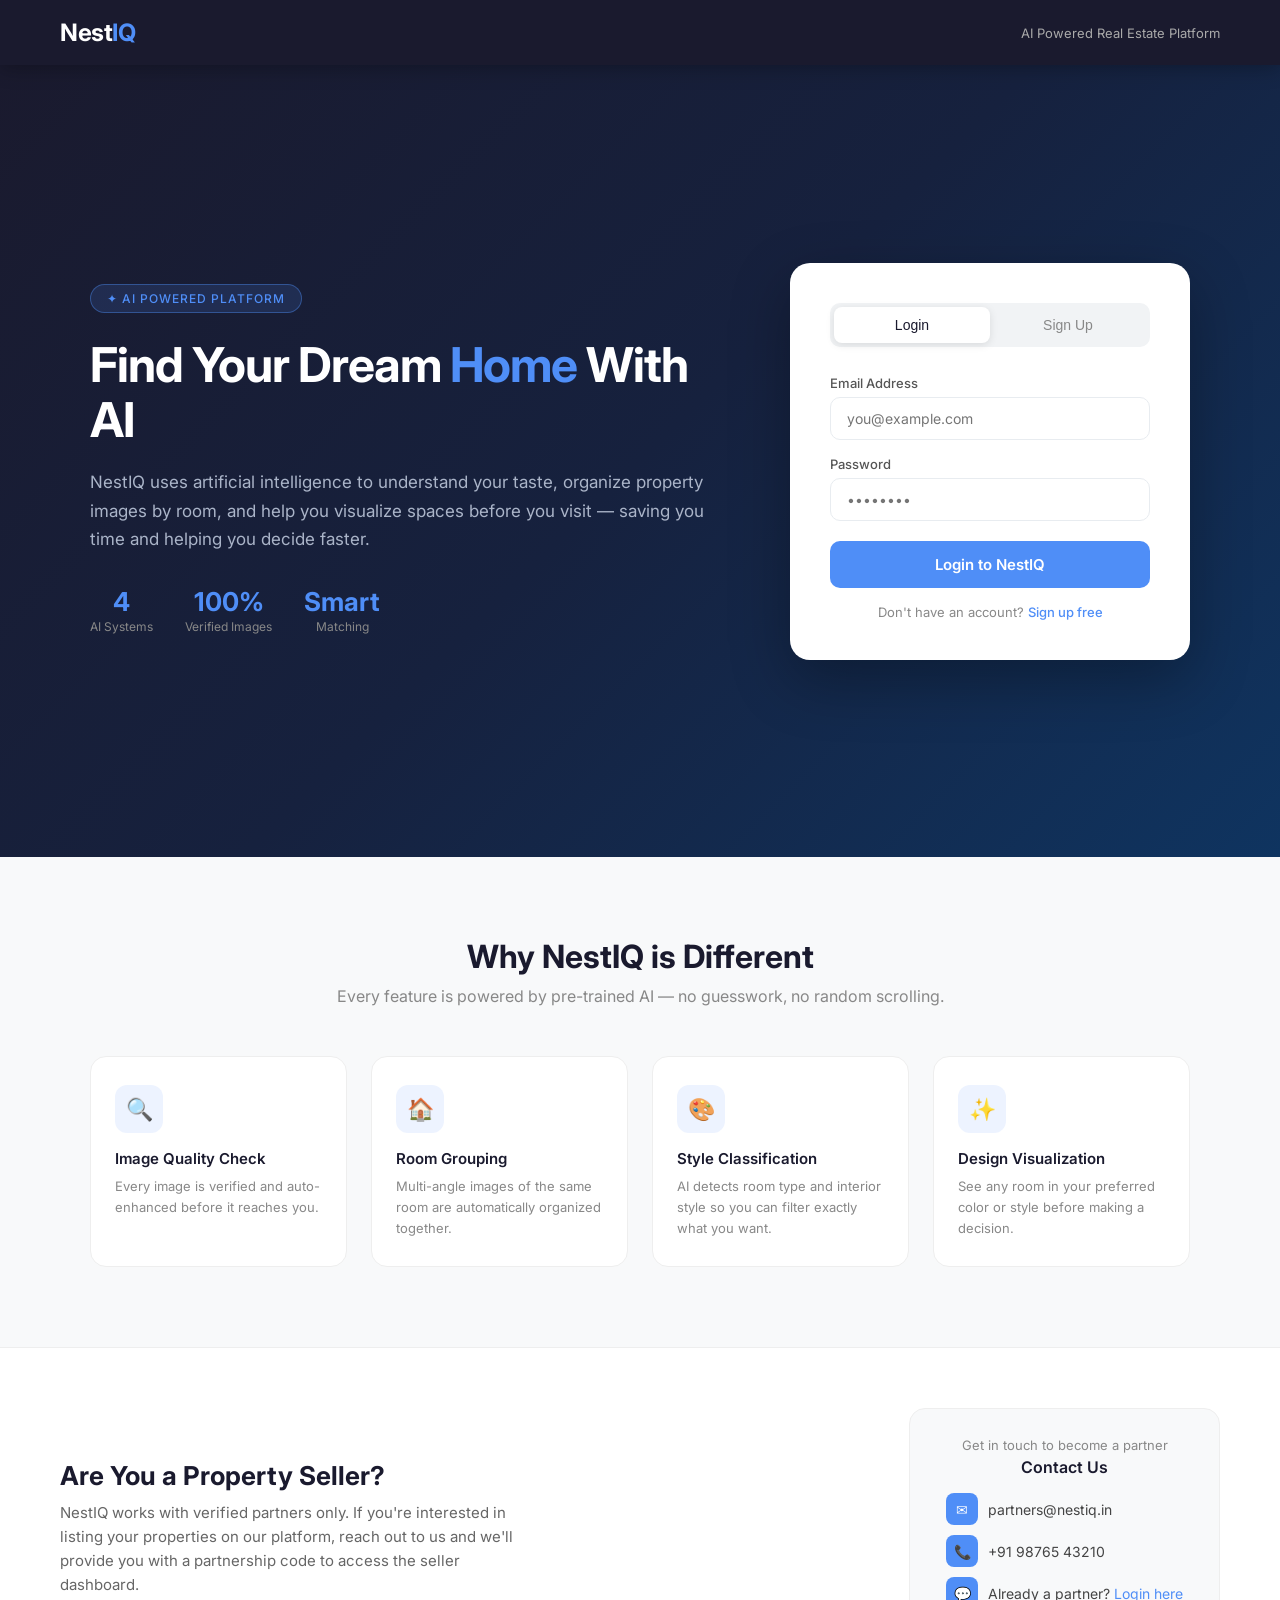
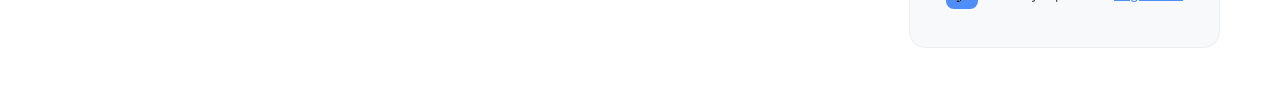
<file: templates/index.html>
<!DOCTYPE html>
<html lang="en">
<head>
    <meta charset="UTF-8">
    <meta name="viewport" content="width=device-width, initial-scale=1.0">
    <title>NestIQ — AI Powered Real Estate</title>
    <link href="https://fonts.googleapis.com/css2?family=Inter:wght@300;400;500;600;700&display=swap" rel="stylesheet">
    <style>
        * { margin: 0; padding: 0; box-sizing: border-box; }

        body {
            font-family: 'Inter', sans-serif;
            background: #f8f9fa;
            color: #1a1a2e;
        }

        /* NAVBAR */
        nav {
            background: #1a1a2e;
            padding: 18px 60px;
            display: flex;
            justify-content: space-between;
            align-items: center;
            position: sticky;
            top: 0;
            z-index: 100;
            box-shadow: 0 2px 20px rgba(0,0,0,0.3);
        }

        .logo {
            font-size: 24px;
            font-weight: 700;
            color: #fff;
            letter-spacing: -0.5px;
        }

        .logo span {
            color: #4f8ef7;
        }

        nav p {
            color: #aaa;
            font-size: 13px;
        }

        /* HERO */
        .hero {
            background: linear-gradient(135deg, #1a1a2e 0%, #16213e 50%, #0f3460 100%);
            min-height: 88vh;
            display: flex;
            align-items: center;
            justify-content: center;
            padding: 60px 20px;
        }

        .hero-content {
            display: flex;
            gap: 80px;
            align-items: center;
            max-width: 1100px;
            width: 100%;
        }

        .hero-text {
            flex: 1;
            color: #fff;
        }

        .hero-badge {
            display: inline-block;
            background: rgba(79, 142, 247, 0.15);
            border: 1px solid rgba(79, 142, 247, 0.4);
            color: #4f8ef7;
            padding: 6px 16px;
            border-radius: 20px;
            font-size: 12px;
            font-weight: 500;
            letter-spacing: 1px;
            text-transform: uppercase;
            margin-bottom: 24px;
        }

        .hero-text h1 {
            font-size: 48px;
            font-weight: 700;
            line-height: 1.15;
            margin-bottom: 20px;
            letter-spacing: -1px;
        }

        .hero-text h1 span {
            color: #4f8ef7;
        }

        .hero-text p {
            font-size: 17px;
            color: #aab4c8;
            line-height: 1.7;
            margin-bottom: 32px;
        }

        .hero-stats {
            display: flex;
            gap: 32px;
        }

        .stat {
            text-align: center;
        }

        .stat h3 {
            font-size: 26px;
            font-weight: 700;
            color: #4f8ef7;
        }

        .stat p {
            font-size: 12px;
            color: #888;
            margin: 0;
        }

        /* LOGIN CARD */
        .login-card {
            background: #fff;
            border-radius: 20px;
            padding: 40px;
            width: 400px;
            box-shadow: 0 20px 60px rgba(0,0,0,0.3);
            flex-shrink: 0;
        }

        .tab-switcher {
            display: flex;
            background: #f1f3f5;
            border-radius: 10px;
            padding: 4px;
            margin-bottom: 28px;
        }

        .tab-btn {
            flex: 1;
            padding: 10px;
            border: none;
            background: none;
            border-radius: 8px;
            font-size: 14px;
            font-weight: 500;
            cursor: pointer;
            color: #888;
            transition: all 0.2s;
        }

        .tab-btn.active {
            background: #fff;
            color: #1a1a2e;
            box-shadow: 0 2px 8px rgba(0,0,0,0.1);
        }

        .form-group {
            margin-bottom: 16px;
        }

        .form-group label {
            display: block;
            font-size: 13px;
            font-weight: 500;
            color: #555;
            margin-bottom: 6px;
        }

        .form-group input {
            width: 100%;
            padding: 12px 16px;
            border: 1.5px solid #e8ecf0;
            border-radius: 10px;
            font-size: 14px;
            font-family: 'Inter', sans-serif;
            transition: border 0.2s;
            outline: none;
            color: #1a1a2e;
        }

        .form-group input:focus {
            border-color: #4f8ef7;
        }

        .btn-primary {
            width: 100%;
            padding: 14px;
            background: #4f8ef7;
            color: #fff;
            border: none;
            border-radius: 10px;
            font-size: 15px;
            font-weight: 600;
            cursor: pointer;
            transition: all 0.2s;
            font-family: 'Inter', sans-serif;
            margin-top: 4px;
        }

        .btn-primary:hover {
            background: #3a7be0;
            transform: translateY(-1px);
            box-shadow: 0 6px 20px rgba(79,142,247,0.35);
        }

        .divider {
            text-align: center;
            color: #bbb;
            font-size: 13px;
            margin: 18px 0;
            position: relative;
        }

        .divider::before, .divider::after {
            content: '';
            position: absolute;
            top: 50%;
            width: 40%;
            height: 1px;
            background: #eee;
        }

        .divider::before { left: 0; }
        .divider::after { right: 0; }

        .switch-link {
            text-align: center;
            font-size: 13px;
            color: #888;
            margin-top: 16px;
        }

        .switch-link a {
            color: #4f8ef7;
            text-decoration: none;
            font-weight: 500;
        }

        /* SELLER SECTION */
        .seller-section {
            background: #fff;
            padding: 60px;
            display: flex;
            justify-content: space-between;
            align-items: center;
            border-top: 1px solid #eee;
            gap: 40px;
        }

        .seller-text h2 {
            font-size: 26px;
            font-weight: 700;
            color: #1a1a2e;
            margin-bottom: 10px;
        }

        .seller-text p {
            color: #666;
            font-size: 15px;
            line-height: 1.6;
            max-width: 480px;
        }

        .seller-contact {
            background: #f8f9fa;
            border-radius: 16px;
            padding: 28px 36px;
            text-align: center;
            border: 1px solid #eee;
            flex-shrink: 0;
        }

        .seller-contact p {
            font-size: 13px;
            color: #888;
            margin-bottom: 4px;
        }

        .seller-contact h3 {
            font-size: 16px;
            font-weight: 600;
            color: #1a1a2e;
            margin-bottom: 16px;
        }

        .contact-item {
            display: flex;
            align-items: center;
            gap: 10px;
            margin-bottom: 10px;
            font-size: 14px;
            color: #444;
        }

        .contact-icon {
            width: 32px;
            height: 32px;
            background: #4f8ef7;
            border-radius: 8px;
            display: flex;
            align-items: center;
            justify-content: center;
            color: #fff;
            font-size: 14px;
            flex-shrink: 0;
        }

        /* FEATURES */
        .features {
            padding: 80px 60px;
            background: #f8f9fa;
            text-align: center;
        }

        .features h2 {
            font-size: 32px;
            font-weight: 700;
            color: #1a1a2e;
            margin-bottom: 10px;
        }

        .features > p {
            color: #888;
            margin-bottom: 50px;
            font-size: 16px;
        }

        .features-grid {
            display: grid;
            grid-template-columns: repeat(4, 1fr);
            gap: 24px;
            max-width: 1100px;
            margin: 0 auto;
        }

        .feature-card {
            background: #fff;
            border-radius: 16px;
            padding: 28px 24px;
            text-align: left;
            border: 1px solid #eee;
            transition: all 0.2s;
        }

        .feature-card:hover {
            transform: translateY(-4px);
            box-shadow: 0 12px 30px rgba(0,0,0,0.08);
        }

        .feature-icon {
            width: 48px;
            height: 48px;
            background: rgba(79, 142, 247, 0.1);
            border-radius: 12px;
            display: flex;
            align-items: center;
            justify-content: center;
            font-size: 22px;
            margin-bottom: 16px;
        }

        .feature-card h3 {
            font-size: 15px;
            font-weight: 600;
            color: #1a1a2e;
            margin-bottom: 8px;
        }

        .feature-card p {
            font-size: 13px;
            color: #888;
            line-height: 1.6;
        }

        /* ERROR/SUCCESS */
        .alert {
            padding: 12px 16px;
            border-radius: 8px;
            font-size: 13px;
            margin-bottom: 16px;
            display: none;
        }

        .alert.error { background: #fff0f0; color: #e53e3e; border: 1px solid #fed7d7; }
        .alert.success { background: #f0fff4; color: #276749; border: 1px solid #c6f6d5; }

        .form-panel { display: none; }
        .form-panel.active { display: block; }

        @media (max-width: 900px) {
            .hero-content { flex-direction: column; gap: 40px; }
            .login-card { width: 100%; }
            .features-grid { grid-template-columns: repeat(2, 1fr); }
            .seller-section { flex-direction: column; }
            nav { padding: 18px 24px; }
            .hero-text h1 { font-size: 32px; }
        }
    </style>
</head>
<body>

<!-- NAVBAR -->
<nav>
    <div class="logo">Nest<span>IQ</span></div>
    <p>AI Powered Real Estate Platform</p>
</nav>

<!-- HERO -->
<section class="hero">
    <div class="hero-content">
        <div class="hero-text">
            <div class="hero-badge">✦ AI Powered Platform</div>
            <h1>Find Your Dream <span>Home</span> With AI</h1>
            <p>NestIQ uses artificial intelligence to understand your taste,
            organize property images by room, and help you visualize spaces
            before you visit — saving you time and helping you decide faster.</p>
            <div class="hero-stats">
                <div class="stat"><h3>4</h3><p>AI Systems</p></div>
                <div class="stat"><h3>100%</h3><p>Verified Images</p></div>
                <div class="stat"><h3>Smart</h3><p>Matching</p></div>
            </div>
        </div>

        <!-- LOGIN CARD -->
        <div class="login-card">
            <div class="tab-switcher">
                <button class="tab-btn active" onclick="switchTab('login')">Login</button>
                <button class="tab-btn" onclick="switchTab('signup')">Sign Up</button>
            </div>

            <div id="alert" class="alert"></div>

            <!-- LOGIN FORM -->
            <div id="loginPanel" class="form-panel active">
                <div class="form-group">
                    <label>Email Address</label>
                    <input type="email" id="loginEmail" placeholder="you@example.com">
                </div>
                <div class="form-group">
                    <label>Password</label>
                    <input type="password" id="loginPassword" placeholder="••••••••">
                </div>
                <button class="btn-primary" onclick="handleLogin()">Login to NestIQ</button>
                <div class="switch-link">
                    Don't have an account? <a href="#" onclick="switchTab('signup')">Sign up free</a>
                </div>
            </div>

            <!-- SIGNUP FORM -->
            <div id="signupPanel" class="form-panel">
                <div class="form-group">
                    <label>Full Name</label>
                    <input type="text" id="signupName" placeholder="Your full name">
                </div>
                <div class="form-group">
                    <label>Email Address</label>
                    <input type="email" id="signupEmail" placeholder="you@example.com">
                </div>
                <div class="form-group">
                    <label>Phone Number</label>
                    <input type="tel" id="signupPhone" placeholder="+91 98765 43210">
                </div>
                <div class="form-group">
                    <label>Password</label>
                    <input type="password" id="signupPassword" placeholder="Min 6 characters">
                </div>
                <button class="btn-primary" onclick="handleSignup()">Create Account</button>
                <div class="switch-link">
                    Already have an account? <a href="#" onclick="switchTab('login')">Login</a>
                </div>
            </div>
        </div>
    </div>
</section>

<!-- FEATURES -->
<section class="features">
    <h2>Why NestIQ is Different</h2>
    <p>Every feature is powered by pre-trained AI — no guesswork, no random scrolling.</p>
    <div class="features-grid">
        <div class="feature-card">
            <div class="feature-icon">🔍</div>
            <h3>Image Quality Check</h3>
            <p>Every image is verified and auto-enhanced before it reaches you.</p>
        </div>
        <div class="feature-card">
            <div class="feature-icon">🏠</div>
            <h3>Room Grouping</h3>
            <p>Multi-angle images of the same room are automatically organized together.</p>
        </div>
        <div class="feature-card">
            <div class="feature-icon">🎨</div>
            <h3>Style Classification</h3>
            <p>AI detects room type and interior style so you can filter exactly what you want.</p>
        </div>
        <div class="feature-card">
            <div class="feature-icon">✨</div>
            <h3>Design Visualization</h3>
            <p>See any room in your preferred color or style before making a decision.</p>
        </div>
    </div>
</section>

<!-- SELLER SECTION -->
<section class="seller-section">
    <div class="seller-text">
        <h2>Are You a Property Seller?</h2>
        <p>NestIQ works with verified partners only. If you're interested in listing
        your properties on our platform, reach out to us and we'll provide you with
        a partnership code to access the seller dashboard.</p>
    </div>
    <div class="seller-contact">
        <p>Get in touch to become a partner</p>
        <h3>Contact Us</h3>
        <div class="contact-item">
            <div class="contact-icon">✉</div>
            <span>partners@nestiq.in</span>
        </div>
        <div class="contact-item">
            <div class="contact-icon">📞</div>
            <span>+91 98765 43210</span>
        </div>
        <div class="contact-item">
            <div class="contact-icon">💬</div>
            <span>Already a partner? <a href="/seller-login" style="color:#4f8ef7;">Login here</a></span>
        </div>
    </div>
</section>

<script>
    function switchTab(tab) {
        document.querySelectorAll('.tab-btn').forEach((b, i) => {
            b.classList.toggle('active', (tab === 'login' && i === 0) || (tab === 'signup' && i === 1));
        });
        document.getElementById('loginPanel').classList.toggle('active', tab === 'login');
        document.getElementById('signupPanel').classList.toggle('active', tab === 'signup');
        hideAlert();
    }

    function showAlert(msg, type) {
        const el = document.getElementById('alert');
        el.textContent = msg;
        el.className = `alert ${type}`;
        el.style.display = 'block';
    }

    function hideAlert() {
        document.getElementById('alert').style.display = 'none';
    }

    async function handleLogin() {
        const email = document.getElementById('loginEmail').value.trim();
        const password = document.getElementById('loginPassword').value;
        if (!email || !password) return showAlert('Please fill in all fields', 'error');

        showAlert('Logging in...', 'success');

        try {
            const res = await fetch('/buyer/login', {
                method: 'POST',
                headers: { 'Content-Type': 'application/json' },
                body: JSON.stringify({ email, password })
        });
        const data = await res.json();
        if (res.ok) {
            showAlert(`Welcome back, ${data.name}!`, 'success');
            setTimeout(() => window.location.href = '/buyer/dashboard', 1000);
        } else {
            showAlert(data.error || 'Login failed', 'error');
        }
    } catch (err) {
        showAlert('Connection error. Is the server running?', 'error');
    }
}
    

    async function handleSignup() {
    const name = document.getElementById('signupName').value.trim();
    const email = document.getElementById('signupEmail').value.trim();
    const phone = document.getElementById('signupPhone').value.trim();
    const password = document.getElementById('signupPassword').value;

    if (!name || !email || !phone || !password)
        return showAlert('Please fill in all fields', 'error');

    showAlert('Creating account...', 'success');

    try {
        const res = await fetch('/buyer/signup', {
            method: 'POST',
            headers: { 'Content-Type': 'application/json' },
            body: JSON.stringify({ name, email, phone, password })
        });
        const data = await res.json();
        if (res.ok) {
            showAlert('Account created! Please login.', 'success');
            setTimeout(() => switchTab('login'), 1500);
        } else {
            showAlert(data.error || 'Signup failed', 'error');
        }
    } catch (err) {
        showAlert('Connection error. Is the server running?', 'error');
    }
}
</script>

</body>
</html>
</file>
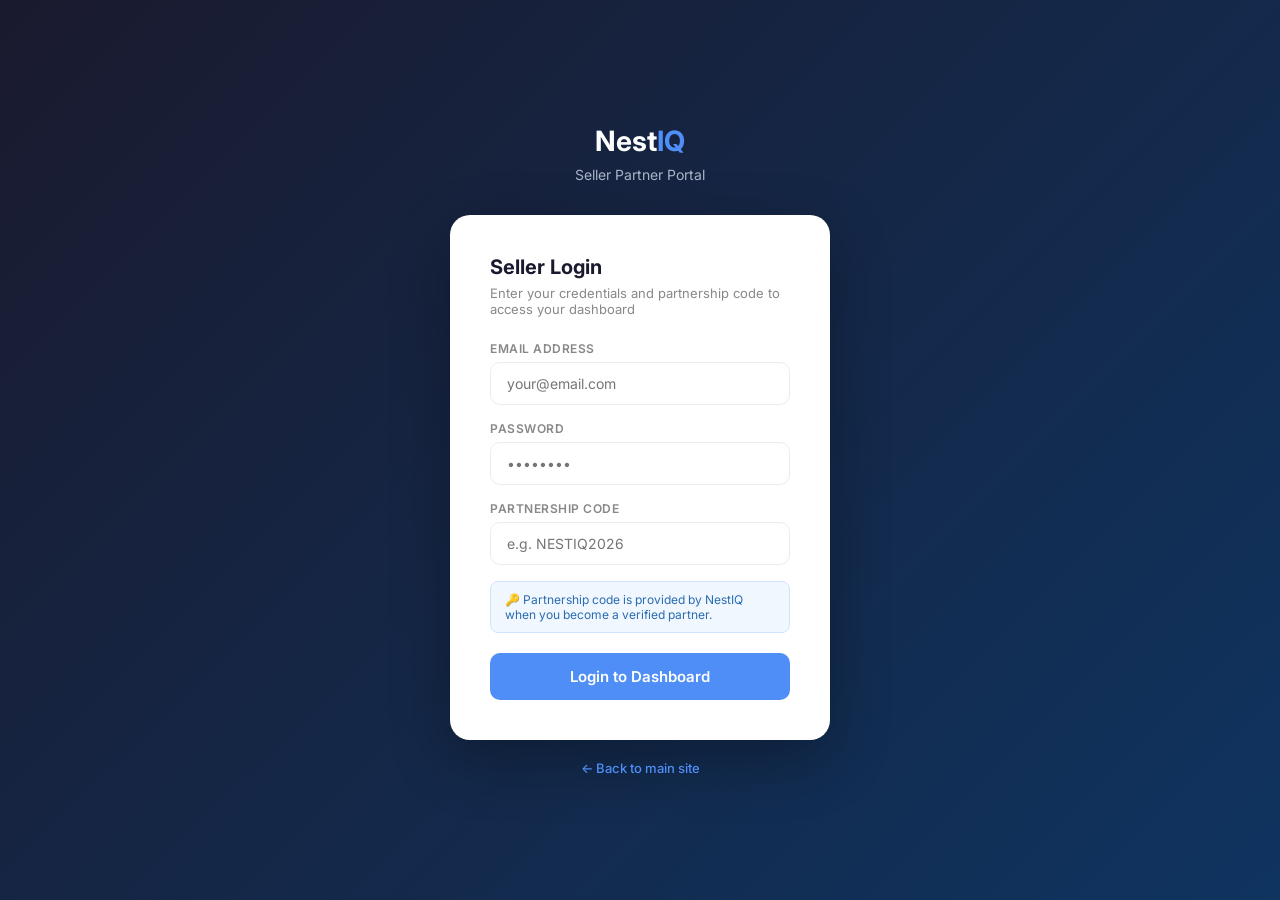
<file: templates/seller_login.html>
<!DOCTYPE html>
<html lang="en">
<head>
    <meta charset="UTF-8">
    <meta name="viewport" content="width=device-width, initial-scale=1.0">
    <title>NestIQ — Seller Login</title>
    <link href="https://fonts.googleapis.com/css2?family=Inter:wght@300;400;500;600;700&display=swap" rel="stylesheet">
    <style>
        * { margin: 0; padding: 0; box-sizing: border-box; }
        body {
            font-family: 'Inter', sans-serif;
            background: linear-gradient(135deg, #1a1a2e, #0f3460);
            min-height: 100vh;
            display: flex;
            align-items: center;
            justify-content: center;
        }

        .login-wrap {
            width: 420px;
            padding: 20px;
        }

        .logo {
            text-align: center;
            font-size: 28px;
            font-weight: 700;
            color: #fff;
            margin-bottom: 8px;
        }

        .logo span { color: #4f8ef7; }

        .subtitle {
            text-align: center;
            color: #aab4c8;
            font-size: 14px;
            margin-bottom: 32px;
        }

        .card {
            background: #fff;
            border-radius: 20px;
            padding: 40px;
            box-shadow: 0 20px 60px rgba(0,0,0,0.3);
        }

        .card h2 {
            font-size: 20px;
            font-weight: 700;
            color: #1a1a2e;
            margin-bottom: 6px;
        }

        .card p {
            font-size: 13px;
            color: #888;
            margin-bottom: 24px;
        }

        .form-group {
            margin-bottom: 16px;
        }

        .form-group label {
            display: block;
            font-size: 12px;
            font-weight: 600;
            color: #888;
            text-transform: uppercase;
            letter-spacing: 0.5px;
            margin-bottom: 6px;
        }

        .form-group input {
            width: 100%;
            padding: 12px 16px;
            border: 1.5px solid #e8ecf0;
            border-radius: 10px;
            font-size: 14px;
            font-family: 'Inter', sans-serif;
            outline: none;
            color: #1a1a2e;
            transition: border 0.2s;
        }

        .form-group input:focus { border-color: #4f8ef7; }

        .partnership-note {
            background: #f0f7ff;
            border: 1px solid #d0e4ff;
            border-radius: 8px;
            padding: 10px 14px;
            font-size: 12px;
            color: #2b6cb0;
            margin-bottom: 16px;
        }

        .btn-login {
            width: 100%;
            padding: 14px;
            background: #4f8ef7;
            color: #fff;
            border: none;
            border-radius: 10px;
            font-size: 15px;
            font-weight: 600;
            cursor: pointer;
            font-family: 'Inter', sans-serif;
            transition: all 0.2s;
            margin-top: 4px;
        }

        .btn-login:hover {
            background: #3a7be0;
            transform: translateY(-1px);
        }

        .back-link {
            text-align: center;
            margin-top: 20px;
            font-size: 13px;
            color: #aab4c8;
        }

        .back-link a {
            color: #4f8ef7;
            text-decoration: none;
            font-weight: 500;
        }

        .alert {
            padding: 12px 16px;
            border-radius: 8px;
            font-size: 13px;
            margin-bottom: 16px;
            display: none;
        }

        .alert.error {
            background: #fff0f0;
            color: #e53e3e;
            border: 1px solid #fed7d7;
        }

        .alert.success {
            background: #f0fff4;
            color: #276749;
            border: 1px solid #c6f6d5;
        }
    </style>
</head>
<body>

<div class="login-wrap">
    <div class="logo">Nest<span>IQ</span></div>
    <div class="subtitle">Seller Partner Portal</div>

    <div class="card">
        <h2>Seller Login</h2>
        <p>Enter your credentials and partnership code to access your dashboard</p>

        <div id="alert" class="alert"></div>

        <div class="form-group">
            <label>Email Address</label>
            <input type="email" id="email" placeholder="your@email.com">
        </div>

        <div class="form-group">
            <label>Password</label>
            <input type="password" id="password" placeholder="••••••••">
        </div>

        <div class="form-group">
            <label>Partnership Code</label>
            <input type="text" id="partnerCode" placeholder="e.g. NESTIQ2026">
        </div>

        <div class="partnership-note">
            🔑 Partnership code is provided by NestIQ when you become a verified partner.
        </div>

        <button class="btn-login" onclick="handleSellerLogin()">
            Login to Dashboard
        </button>
    </div>

    <div class="back-link">
        <a href="/">← Back to main site</a>
    </div>
</div>

<script>
    function showAlert(msg, type) {
        const el = document.getElementById('alert');
        el.textContent = msg;
        el.className = `alert ${type}`;
        el.style.display = 'block';
    }

    async function handleSellerLogin() {
        const email = document.getElementById('email').value.trim();
        const password = document.getElementById('password').value;
        const partnerCode = document.getElementById('partnerCode').value.trim();

        if (!email || !password || !partnerCode) {
            showAlert('Please fill in all fields', 'error');
            return;
        }

        showAlert('Logging in...', 'success');

        const res = await fetch('/seller/login', {
            method: 'POST',
            headers: { 'Content-Type': 'application/json' },
            body: JSON.stringify({
                email,
                password,
                partnership_code: partnerCode
            })
        });

        const data = await res.json();
        if (res.ok) {
            showAlert(`Welcome, ${data.name}!`, 'success');
            setTimeout(() => window.location.href = '/seller/home', 1000);
        } else {
            showAlert(data.error || 'Login failed', 'error');
        }
    }
</script>

</body>
</html>
</file>
